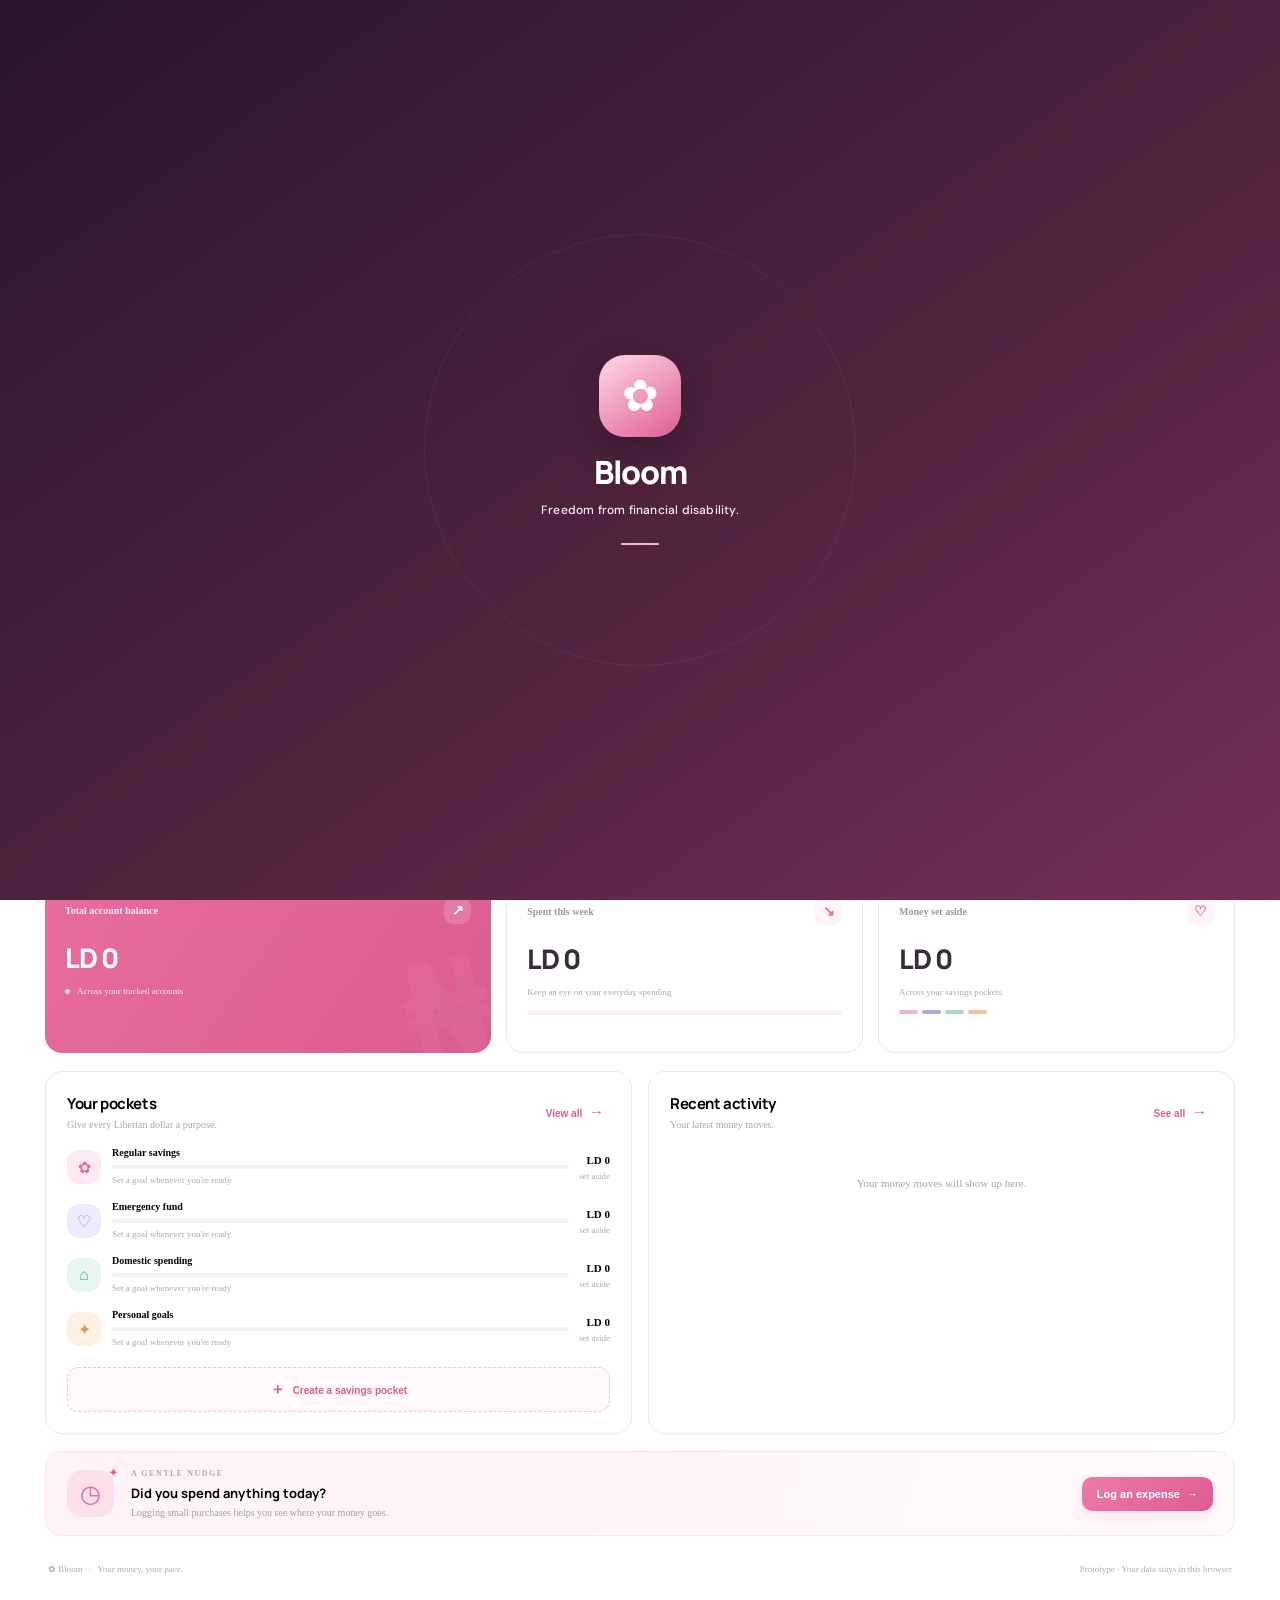
<file: index.html>
<!doctype html>
<html lang="en">
<head>
  <meta charset="utf-8">
  <meta name="viewport" content="width=device-width, initial-scale=1">
  <meta name="theme-color" content="#f7e9f0">
  <meta name="description" content="A personal money planner for tracking spending, savings pockets, and accounts.">
  <link rel="manifest" href="manifest.webmanifest">
  <link rel="icon" href="icon.svg" type="image/svg+xml">
  <title>Bloom — Freedom from financial disability</title>
  <link rel="preconnect" href="https://fonts.googleapis.com">
  <link rel="preconnect" href="https://fonts.gstatic.com" crossorigin>
  <link href="https://fonts.googleapis.com/css2?family=DM+Sans:wght@400;500;600;700&family=Manrope:wght@400;500;600;700;800&display=swap" rel="stylesheet">
  <link rel="stylesheet" href="styles.css">
</head>
<body>
  <div class="app-splash" id="appSplash" aria-label="Bloom app opening animation"><div class="app-splash-inner"><div class="app-splash-logo">✿</div><div class="app-splash-name">Bloom</div><div class="app-splash-tagline">Freedom from financial disability.</div><div class="app-splash-rule"></div></div></div>
  <div class="ambient ambient-one"></div><div class="ambient ambient-two"></div>
  <div class="app-shell">
    <aside class="sidebar">
      <a class="brand" href="#" aria-label="Bloom home"><span class="brand-mark">✿</span><span><b>Bloom</b><small>freedom from financial disability</small></span></a>
      <div class="side-label">WORKSPACE</div>
      <nav class="nav">
        <button class="nav-item active" data-view="overview"><span>◫</span> Overview</button>
        <button class="nav-item" data-view="transactions"><span>↕</span> Transactions</button>
        <button class="nav-item" data-view="pockets"><span>▣</span> Savings pockets</button>
        <button class="nav-item" data-view="accounts"><span>◉</span> My accounts</button>
        <button class="nav-item" data-view="reports"><span>▥</span> Reports</button>
        <button class="nav-item" data-view="reminders"><span>◷</span> Reminders</button>
      </nav>
      <div class="sidebar-bottom">
        <div class="mini-card">
          <div class="mini-spark">✦</div>
          <b>Small steps count.</b>
          <p>Your money habits grow one choice at a time.</p>
        </div>
        <button class="nav-item" data-view="settings"><span>⚙</span> Settings</button>
        <div class="profile"><div class="avatar">B</div><div><b>Your money space</b><small>Personal account</small></div><span class="dots">•••</span></div>
      </div>
    </aside>

    <main class="main">
      <header class="topbar">
        <div class="mobile-brand"><span class="brand-mark">✿</span><b>Bloom</b></div>
        <div class="breadcrumbs"><span>Workspace</span><span class="crumb-slash">/</span><b id="pageCrumb">Overview</b></div>
        <div class="top-actions"><span class="date-pill" id="todayLabel">Today</span><button class="icon-button" id="quickReminder" title="Quick reminder">◷</button><button class="primary-button" id="openAdd"><span>＋</span> Add transaction</button></div>
      </header>

      <section class="view active" id="view-overview">
        <div class="welcome-row">
          <div><div class="eyebrow"><span class="eyebrow-dot"></span> YOUR FINANCIAL RESET</div><h1>Make room for <em>more.</em></h1><p class="subhead">A little clarity today can make tomorrow feel lighter.</p></div>
          <div class="welcome-art"><div class="art-orbit orbit-a"></div><div class="art-orbit orbit-b"></div><div class="art-flower">✿</div><span class="art-leaf leaf-a">✦</span><span class="art-leaf leaf-b">✧</span></div>
        </div>
        <div class="summary-grid">
          <article class="summary-card balance-card"><div class="card-top"><span>Total account balance</span><span class="card-icon white-icon">↗</span></div><div class="big-money" id="totalBalance">LD 0</div><div class="card-foot"><span class="soft-dot"></span> Across your tracked accounts</div><div class="balance-decoration">₦</div></article>
          <article class="summary-card"><div class="card-top"><span>Spent this week</span><span class="card-icon">↘</span></div><div class="big-money dark-money" id="weekSpent">LD 0</div><div class="card-foot muted">Keep an eye on your everyday spending</div><div class="progress-track"><div class="progress-fill" id="spendingProgress"></div></div></article>
          <article class="summary-card"><div class="card-top"><span>Money set aside</span><span class="card-icon">♡</span></div><div class="big-money dark-money" id="totalSaved">LD 0</div><div class="card-foot muted">Across your savings pockets</div><div class="pocket-dots"><i></i><i></i><i></i><i></i></div></article>
        </div>

        <div class="content-grid">
          <section class="panel pockets-panel"><div class="section-heading"><div><h2>Your pockets</h2><p>Give every Liberian dollar a purpose.</p></div><button class="text-button" data-goto="pockets">View all <span>→</span></button></div><div id="pocketPreview" class="pocket-list"></div><button class="add-pocket-button" id="addPocketShortcut"><span>＋</span> Create a savings pocket</button></section>
          <section class="panel activity-panel"><div class="section-heading"><div><h2>Recent activity</h2><p>Your latest money moves.</p></div><button class="text-button" data-goto="transactions">See all <span>→</span></button></div><div id="recentTransactions" class="activity-list"></div></section>
        </div>
        <section class="panel reminder-banner"><div class="reminder-illustration"><span>◷</span><i>✦</i></div><div><div class="eyebrow">A GENTLE NUDGE</div><h3>Did you spend anything today?</h3><p>Logging small purchases helps you see where your money goes.</p></div><button class="primary-button" id="logExpenseFromBanner">Log an expense <span>→</span></button></section>
      </section>

      <section class="view" id="view-transactions">
        <div class="page-heading"><div><div class="eyebrow">YOUR MONEY, MADE CLEAR</div><h1>Transactions</h1><p class="subhead">Keep track of the money coming in and going out.</p></div><button class="primary-button" data-add="transaction">＋ Add transaction</button></div>
        <div class="panel"><div class="filters"><input id="transactionSearch" class="search-input" placeholder="⌕  Search transactions…" aria-label="Search transactions"><select id="transactionTypeFilter" aria-label="Filter transaction type"><option value="all">All activity</option><option value="expense">Expenses</option><option value="income">Income</option></select><select id="transactionCategoryFilter" aria-label="Filter category"><option value="all">All categories</option></select></div><div class="table-wrap"><table><thead><tr><th>TRANSACTION</th><th>CATEGORY</th><th>ACCOUNT</th><th>DATE</th><th class="right">AMOUNT</th><th></th></tr></thead><tbody id="transactionsTable"></tbody></table></div><div id="transactionsEmpty" class="empty-state hidden"><span>✿</span><h3>No transactions yet</h3><p>Add your first income or expense to get started.</p><button class="primary-button" data-add="transaction">＋ Add transaction</button></div></div>
      </section>

      <section class="view" id="view-pockets">
        <div class="page-heading"><div><div class="eyebrow">SAVE WITH A PURPOSE</div><h1>Savings pockets</h1><p class="subhead">Separate your plans, even when your money lives in one place.</p></div><button class="primary-button" id="createPocketButton">＋ New pocket</button></div>
        <div class="pocket-note"><span>✦</span><div><b>Pockets are your plan, not a separate bank account.</b><p>They help you earmark money. Update the pocket when you set money aside or use it.</p></div></div>
        <div class="pocket-grid" id="allPockets"></div>
      </section>

      <section class="view" id="view-accounts">
        <div class="page-heading"><div><div class="eyebrow">WHERE YOUR MONEY LIVES</div><h1>My accounts</h1><p class="subhead">Manually track cash and mobile money balances.</p></div><button class="primary-button" id="addAccountButton">＋ Add account</button></div>
        <div class="account-info"><span>◉</span><div><b>Balances are entered by you.</b><p>This prototype does not connect to Orange Money, Lonestar MTN Mobile Money, banks, or your SIM. Update the balances to match what you see on your phone or in your wallet.</p></div></div>
        <div class="account-grid" id="accountsGrid"></div>
      </section>

      <section class="view" id="view-reports">
        <div class="page-heading"><div><div class="eyebrow">NOTICE YOUR PATTERNS</div><h1>Money reports</h1><p class="subhead">A simple look at your weekly money habits.</p></div><select id="reportPeriod" class="period-select"><option value="week">This week</option><option value="month">This month</option><option value="all">All time</option></select></div>
        <div class="report-summary" id="reportSummary"></div>
        <div class="report-grid"><section class="panel"><div class="section-heading"><div><h2>Spending by category</h2><p>Which categories used the most?</p></div></div><div id="categoryChart" class="category-chart"></div></section><section class="panel"><div class="section-heading"><div><h2>Income vs. spending</h2><p>Keep more of what comes in.</p></div></div><div id="incomeExpenseBars" class="comparison-bars"></div></section></div>
      </section>

      <section class="view" id="view-reminders">
        <div class="page-heading"><div><div class="eyebrow">BUILD A SMALL HABIT</div><h1>Reminders</h1><p class="subhead">Gentle nudges to help you remember your spending.</p></div></div>
        <div class="reminder-settings panel"><div class="reminder-setting-head"><div class="reminder-big-icon">◷</div><div><h2>Daily money check-in</h2><p>Get a reminder to record breakfast, dinner, transport, data, or anything else you bought.</p></div><label class="switch"><input type="checkbox" id="remindersEnabled"><span></span></label></div><div class="setting-fields"><label>Reminder time<input type="time" id="reminderTime" value="20:00"></label><label>Check-in style<select id="reminderStyle"><option value="gentle">Gentle and encouraging</option><option value="direct">Short and direct</option></select></label></div><div class="permission-row"><div><b>Browser notifications</b><p id="notificationStatus">Notifications work only when this page is open in this prototype.</p></div><button class="outline-button" id="enableNotifications">Enable notifications</button></div><div class="divider"></div><div class="section-heading"><div><h2>Quick check-in</h2><p>Use this any time you remember a purchase.</p></div><button class="primary-button" id="quickCheckin">Start check-in →</button></div><div class="checkin-questions"><span>☕ Breakfast</span><span>🍲 Dinner</span><span>🚌 Transport</span><span>📱 Data</span><span>＋ Other</span></div></div>
        <div class="panel reminder-tip"><span>✧</span><div><b>No guilt, just information.</b><p>Missed a day? Start again today. The goal is to understand your money, not to be perfect.</p></div></div>
      </section>

      <section class="view" id="view-settings">
        <div class="page-heading"><div><div class="eyebrow">MAKE IT YOURS</div><h1>Settings</h1><p class="subhead">Choose how Bloom displays your money.</p></div></div>
        <div class="panel settings-panel"><label class="form-field">Display name<input id="displayName" placeholder="What should we call this space?"></label><label class="form-field">Currency<select id="currency"><option value="LD">Liberian dollars (LD)</option><option value="USD">US dollars (USD)</option></select></label><label class="form-field">Weekly spending guide (optional)<input id="weeklyBudget" type="number" min="0" placeholder="e.g. 1500"></label><p class="small-note">The currency setting changes how amounts are displayed; it does not convert values. Your information is stored in this browser on this device.</p><div class="settings-actions"><button class="primary-button" id="saveSettings">Save settings</button><button class="danger-button" id="resetApp">Reset all app data</button></div></div>
      </section>

      <footer class="app-footer"><span>✿ Bloom <span class="footer-dot">·</span> Your money, your pace.</span><span>Prototype · Your data stays in this browser</span></footer>
    </main>
  </div>

  <div class="modal-backdrop hidden" id="modalBackdrop">
    <section class="modal" role="dialog" aria-modal="true" aria-labelledby="modalTitle"><div class="modal-head"><div><div class="eyebrow" id="modalEyebrow">MONEY MOVES</div><h2 id="modalTitle">Add transaction</h2></div><button class="close-button" id="closeModal" aria-label="Close">×</button></div><form id="transactionForm"><div class="form-field"><label for="entryType">Type</label><div class="segmented" id="typeSegment"><button type="button" class="selected" data-type="expense">Expense</button><button type="button" data-type="income">Income</button></div><input type="hidden" id="entryType" value="expense"></div><div class="form-row"><label class="form-field">Amount (LD)<input id="entryAmount" type="number" min="1" step="1" required placeholder="e.g. 100"></label><label class="form-field">Date<input id="entryDate" type="date" required></label></div><label class="form-field">Description<input id="entryDescription" required maxlength="80" placeholder="e.g. Breakfast"></label><div class="form-row"><label class="form-field">Category<select id="entryCategory" required></select></label><label class="form-field">Account<select id="entryAccount" required></select></label></div><label class="form-field" id="pocketField">Pocket affected (optional)<select id="entryPocket"><option value="">Don't change a pocket</option></select><small>For expenses, choose a pocket if the spending should come out of that pocket's planned amount.</small></label><div class="modal-actions"><button type="button" class="outline-button" id="cancelModal">Cancel</button><button type="submit" class="primary-button">Save transaction <span>→</span></button></div></form></section>
  </div>

  <div class="modal-backdrop hidden" id="pocketModalBackdrop"><section class="modal" role="dialog" aria-modal="true" aria-labelledby="pocketModalTitle"><div class="modal-head"><div><div class="eyebrow">GIVE YOUR MONEY A JOB</div><h2 id="pocketModalTitle">Create a pocket</h2></div><button class="close-button" id="closePocketModal">×</button></div><form id="pocketForm"><label class="form-field">Pocket name<input id="pocketName" maxlength="40" required placeholder="e.g. Birthday gift"></label><div class="form-row"><label class="form-field">Starting amount (LD)<input id="pocketAmount" type="number" min="0" step="1" value="0" required></label><label class="form-field">Goal amount (LD)<input id="pocketGoal" type="number" min="0" step="1" placeholder="Optional"></label></div><label class="form-field">Choose a color<select id="pocketColor"><option value="pink">Rose</option><option value="purple">Lavender</option><option value="green">Sage</option><option value="orange">Peach</option><option value="blue">Sky</option></select></label><div class="modal-actions"><button type="button" class="outline-button" id="cancelPocketModal">Cancel</button><button class="primary-button" type="submit">Create pocket →</button></div></form></section></div>

  <div class="modal-backdrop hidden" id="accountModalBackdrop"><section class="modal" role="dialog" aria-modal="true" aria-labelledby="accountModalTitle"><div class="modal-head"><div><div class="eyebrow">TRACK YOUR BALANCE</div><h2 id="accountModalTitle">Add account</h2></div><button class="close-button" id="closeAccountModal">×</button></div><form id="accountForm"><label class="form-field">Account name<input id="accountName" required maxlength="40" placeholder="e.g. Orange Money"></label><label class="form-field">Account type<select id="accountType"><option value="cash">Physical cash</option><option value="mobile">Mobile money</option><option value="bank">Bank account</option><option value="other">Other</option></select></label><label class="form-field">Current balance (LD)<input id="accountBalance" type="number" min="0" step="1" value="0" required></label><div class="modal-actions"><button type="button" class="outline-button" id="cancelAccountModal">Cancel</button><button class="primary-button" type="submit">Add account →</button></div></form></section></div>

  <div class="toast" id="toast" role="status"></div>
  <script src="app.js"></script>
</body>
</html>
</file>
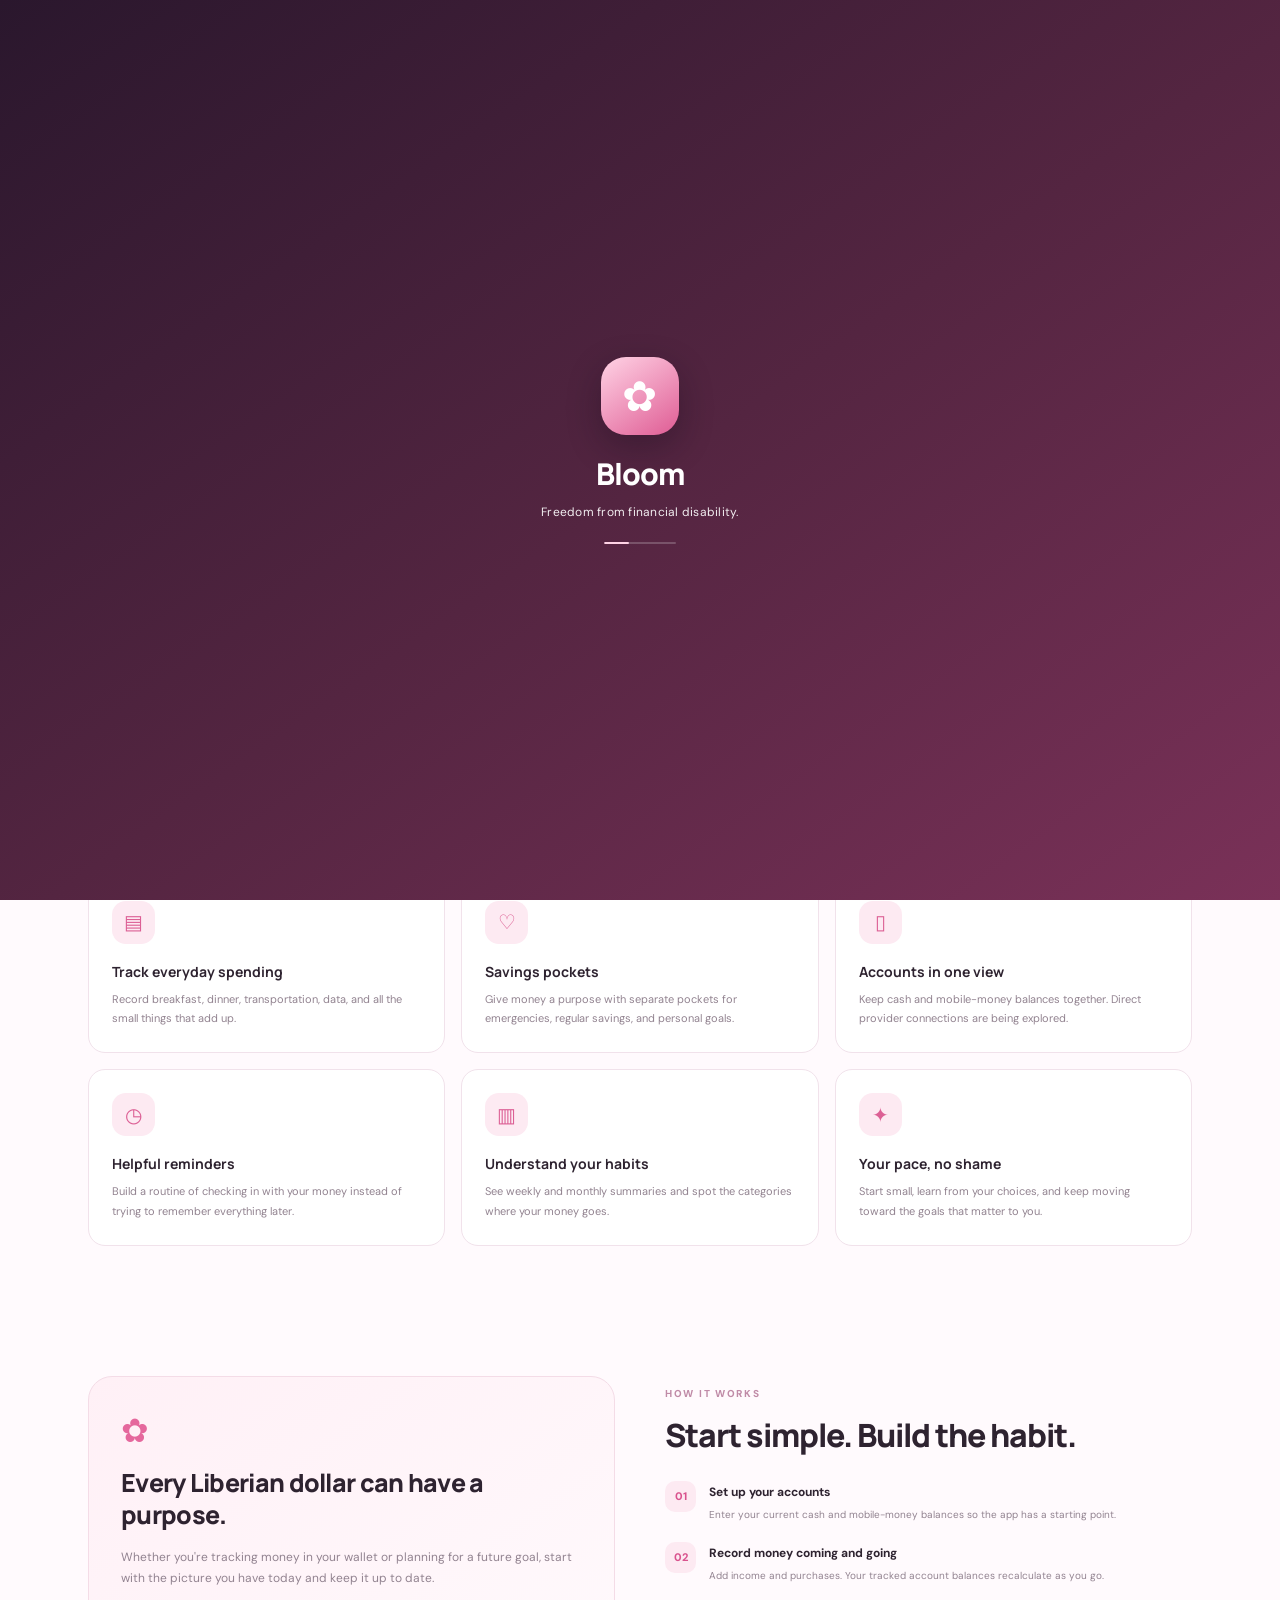
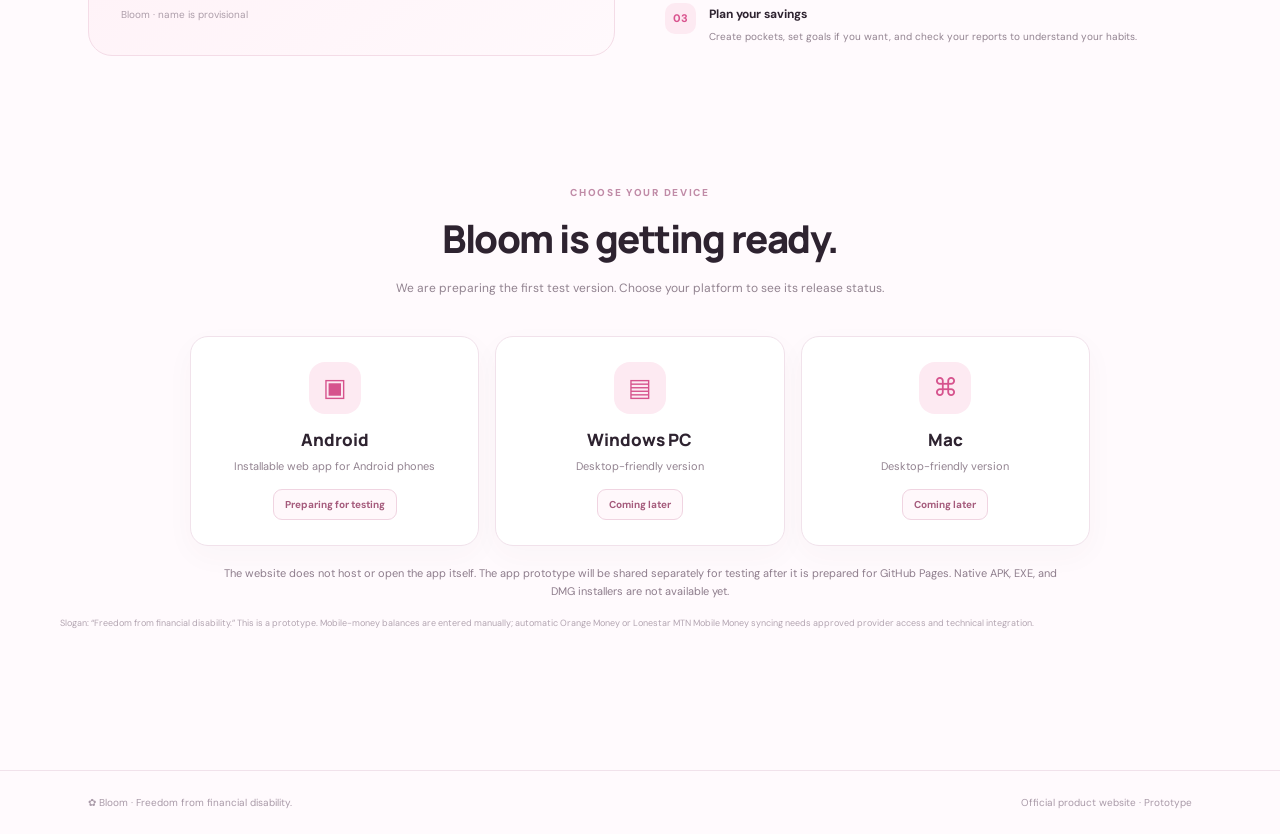
<file: bloom_project/website/index.html>
<!doctype html>
<html lang="en">
<head>
<meta charset="utf-8"><meta name="viewport" content="width=device-width, initial-scale=1">
<meta name="theme-color" content="#f9eaf1"><meta name="description" content="A calmer way to plan your money. Track spending, savings pockets, and your accounts in one place.">
<title>Bloom — Freedom from financial disability</title><link rel="preconnect" href="https://fonts.googleapis.com"><link href="https://fonts.googleapis.com/css2?family=DM+Sans:wght@400;500;600;700&family=Manrope:wght@400;500;600;700;800&display=swap" rel="stylesheet">
<style>
:root{--ink:#2e2330;--muted:#928390;--pink:#e5689d;--pink2:#d9508a;--bg:#fffafd;--line:#f1e2eb}*{box-sizing:border-box}body{margin:0;background:var(--bg);color:var(--ink);font-family:"DM Sans",sans-serif;overflow-x:hidden}.wrap{max-width:1160px;margin:auto;padding:0 28px}.nav{height:82px;display:flex;align-items:center;justify-content:space-between}.brand{display:flex;gap:10px;align-items:center;color:var(--ink);text-decoration:none;font-family:Manrope;font-size:20px;font-weight:800}.logo{display:grid;place-items:center;width:39px;height:39px;border-radius:13px;color:white;font-size:24px;background:linear-gradient(140deg,#f6a9c7,#df5c94);box-shadow:0 7px 20px #e879a533}.navlinks{display:flex;gap:25px;align-items:center}.navlinks a{font-size:12px;color:#928390;text-decoration:none}.navlinks a:hover{color:var(--pink2)}.btn{display:inline-flex;align-items:center;justify-content:center;gap:9px;padding:13px 18px;border-radius:11px;text-decoration:none;font-size:12px;font-weight:700;transition:.2s}.btn-primary{background:linear-gradient(130deg,#eb7ba8,#d9518b);color:#fff;box-shadow:0 9px 20px #e879a433}.btn-primary:hover{transform:translateY(-2px);box-shadow:0 13px 25px #e879a44a}.btn-quiet{color:#d5558f;border:1px solid #f0cbdc;background:#fff}.hero{display:grid;grid-template-columns:1.05fr .95fr;align-items:center;gap:50px;min-height:580px;padding:45px 0 70px;position:relative;isolation:isolate}.hero::before{content:"";position:absolute;z-index:-2;inset:0 -5vw;border-radius:30px;background:linear-gradient(120deg,#30152f,#7e2858 42%,#e5689d 100%);opacity:.07;overflow:hidden}.motion-backdrop{position:absolute;z-index:-1;inset:-10px -4vw;overflow:hidden;pointer-events:none;opacity:.95;border-radius:30px;background:linear-gradient(125deg,#fff3f8 0%,#f9e7f1 42%,#f2e9fb 100%)}.motion-backdrop::before,.motion-backdrop::after{content:"";position:absolute;width:42vw;height:42vw;max-width:480px;max-height:480px;border-radius:50%;filter:blur(22px);opacity:.42;animation:softGlow 24s ease-in-out infinite alternate}.motion-backdrop::before{top:-25%;left:-8%;background:radial-gradient(circle,#f4a4c6 0%,#f4a4c600 72%)}.motion-backdrop::after{right:-8%;bottom:-35%;background:radial-gradient(circle,#c6a4e7 0%,#c6a4e700 72%);animation-delay:-12s}.hero-copy,.visual{position:relative}.hero-copy{background:#fffafdcc;backdrop-filter:blur(2px);border-radius:22px;padding:10px 0}.platform-grid{display:grid;grid-template-columns:repeat(3,minmax(0,1fr));gap:16px;margin:0 auto 18px;max-width:900px}.platform-card{background:#fff;border:1px solid var(--line);border-radius:18px;padding:25px;text-align:center;box-shadow:0 10px 30px #57304d08}.platform-icon{width:52px;height:52px;border-radius:16px;background:#fdeaf2;color:#d6538d;display:grid;place-items:center;font-size:25px;margin:0 auto 14px}.platform-card h3{font:800 17px Manrope;margin:0 0 8px}.platform-card p{font-size:11px;color:var(--muted);margin:0 0 16px}.platform-status{display:inline-block;border:1px solid #f0d4e1;background:#fff8fb;border-radius:9px;padding:8px 11px;color:#a55b7c;font-size:10px;font-weight:700}.download-note{max-width:850px;margin:15px auto;color:#8e7d8c;font-size:11px;line-height:1.7;text-align:center}@media(max-width:780px){.platform-grid{grid-template-columns:1fr}.platform-card{padding:20px}}.btn-disabled{opacity:.78;cursor:not-allowed}.splash{position:fixed;inset:0;z-index:9999;display:grid;place-items:center;background:linear-gradient(145deg,#2a172d 0%,#542541 52%,#7a3158 100%);color:white;transition:opacity .45s ease,visibility .45s ease}.splash.hidden{opacity:0;visibility:hidden;pointer-events:none}.splash-inner{text-align:center;animation:splashRise .7s ease-out both}.splash-logo{width:78px;height:78px;display:grid;place-items:center;margin:0 auto 18px;border-radius:25px;background:linear-gradient(145deg,#ffd3e5,#df5c94);box-shadow:0 12px 34px #140b1b55;color:#fff;font-size:42px}.splash-name{font:800 30px Manrope,sans-serif;letter-spacing:-1px}.splash-tagline{font-size:12px;letter-spacing:.25px;opacity:.92;margin-top:10px}.splash-loader{width:72px;height:2px;margin:22px auto 0;border-radius:9px;background:#ffffff35;overflow:hidden}.splash-loader::after{content:"";display:block;width:35%;height:100%;background:#ffd3e5;border-radius:9px;animation:loadLine 2s ease-in-out infinite}.eyebrow{font-size:10px;letter-spacing:1.7px;color:#c08ba7;font-weight:800}.dot{display:inline-block;width:6px;height:6px;background:#e5689d;border-radius:50%;margin-right:8px}h1,h2,h3,p{margin-top:0}h1{font:800 clamp(42px,5.5vw,68px)/1.07 Manrope,sans-serif;letter-spacing:-3px;margin:20px 0}.accent{color:var(--pink)}.lead{font-size:15px;color:var(--muted);line-height:1.8;max-width:465px}.hero-actions{display:flex;gap:12px;flex-wrap:wrap;margin:28px 0 20px}.micro{font-size:10px;color:#ad9eaa}.visual{min-height:430px;position:relative;display:grid;place-items:center}.halo{position:absolute;width:390px;height:390px;border-radius:50%;background:radial-gradient(circle,#fce6ef 0%,#fff3f8 50%,#fffafd 72%);animation:pulse 5s ease-in-out infinite}.orbit{position:absolute;border:1px solid #f0c9dc;border-radius:50%;width:360px;height:210px;transform:rotate(-28deg)}.orbit.two{width:280px;height:390px;transform:rotate(34deg);border-color:#f4dce7}.flower{position:absolute;top:42px;right:35px;font-size:36px;color:#e9a2bf;animation:float 4s ease-in-out infinite}.float-card{position:absolute;background:#fff;border:1px solid #f1e3eb;border-radius:18px;box-shadow:0 18px 45px #57304d12;padding:18px;animation:float 5s ease-in-out infinite}.money-card{width:265px;top:95px;left:10px;transform:rotate(-4deg)}.card-label{font-size:10px;color:#a899a7}.card-money{font:800 28px Manrope;letter-spacing:-1px;margin:12px 0;color:#352637}.pill{font-size:9px;background:#eaf7ef;color:#589b77;padding:6px 8px;border-radius:8px}.pocket-card{width:225px;right:0;bottom:70px;animation-delay:1s}.pocket-line{display:flex;align-items:center;gap:9px;margin:12px 0}.pocket-icon{width:29px;height:29px;border-radius:10px;background:#fdeaf2;color:#dc6095;display:grid;place-items:center}.pocket-line b{font-size:10px}.pocket-line small{display:block;color:#aa9ba8;font-size:9px;margin-top:4px}.mini-bars{display:flex;align-items:end;gap:7px;height:72px;margin-top:16px}.mini-bars span{flex:1;background:linear-gradient(#f3a7c4,#df6599);border-radius:7px 7px 2px 2px;animation:grow 1.3s ease both;transform-origin:bottom}.mini-bars span:nth-child(1){height:36%}.mini-bars span:nth-child(2){height:63%;animation-delay:.12s}.mini-bars span:nth-child(3){height:47%;animation-delay:.2s}.mini-bars span:nth-child(4){height:86%;animation-delay:.28s}.mini-bars span:nth-child(5){height:70%;animation-delay:.36s}.floating-note{position:absolute;left:0;bottom:56px;padding:12px 15px;background:#fff;border:1px solid #f1e3eb;border-radius:13px;font-size:10px;color:#8f7d8c;box-shadow:0 12px 30px #57304d0c;animation:float 4.5s ease-in-out infinite}.floating-note b{color:#d85590}.section{padding:65px 0}.section-heading{text-align:center;max-width:600px;margin:0 auto 36px}.section-heading h2{font:800 clamp(28px,3vw,39px) Manrope;letter-spacing:-1.5px;margin:13px 0}.section-heading p{font-size:12px;line-height:1.8;color:var(--muted)}.features{display:grid;grid-template-columns:repeat(3,1fr);gap:16px}.feature{background:#fff;border:1px solid var(--line);border-radius:17px;padding:23px;transition:.25s}.feature:hover{transform:translateY(-5px);box-shadow:0 16px 35px #57304d0c}.feature-icon{width:43px;height:43px;border-radius:14px;background:#fdeaf2;color:#dc6095;display:grid;place-items:center;font-size:20px;margin-bottom:18px}.feature h3{font:700 14px Manrope;margin-bottom:9px}.feature p{font-size:11px;line-height:1.8;color:var(--muted);margin:0}.split{display:grid;grid-template-columns:1fr 1fr;gap:50px;align-items:center}.quote-card{background:linear-gradient(145deg,#fff0f6,#fff9fc);border:1px solid #f4dce7;border-radius:24px;padding:32px}.quote-card .big-symbol{font-size:33px;color:#e5689d}.quote-card h3{font:800 25px/1.3 Manrope;letter-spacing:-.7px;margin:15px 0}.quote-card p{font-size:12px;color:var(--muted);line-height:1.8}.steps{display:grid;gap:19px}.step{display:flex;gap:13px;align-items:flex-start}.step-num{width:31px;height:31px;border-radius:10px;background:#fdeaf2;color:#d9538e;display:grid;place-items:center;font-weight:800;font-size:11px;flex-shrink:0}.step b{font-size:12px;display:block;margin:3px 0 6px}.step p{font-size:10px;color:var(--muted);line-height:1.7;margin:0}.cta{padding:48px;border-radius:24px;background:linear-gradient(120deg,#fbe5ef,#fff4f8);border:1px solid #f4dce7;display:flex;align-items:center;justify-content:space-between;gap:25px}.cta h2{font:800 30px Manrope;letter-spacing:-1px;margin:12px 0}.cta p{font-size:11px;color:var(--muted);margin:0}.footer{border-top:1px solid var(--line);padding:25px 0;margin-top:65px;color:#a99aa8;font-size:10px}.footer-inner{display:flex;justify-content:space-between;gap:12px}.footer a{color:#d5558f;text-decoration:none}.small-print{font-size:9px;color:#b3a5b1;line-height:1.7;margin-top:10px}@keyframes softGlow{from{transform:translate3d(-2%,0,0) scale(.96)}to{transform:translate3d(3%,2%,0) scale(1.04)}}@keyframes splashRise{from{opacity:0;transform:translateY(18px) scale(.96)}to{opacity:1;transform:translateY(0) scale(1)}}@keyframes loadLine{from{transform:translateX(-110%)}to{transform:translateX(240%)}}@keyframes float{0%,100%{translate:0 0}50%{translate:0 -9px}}@keyframes pulse{0%,100%{transform:scale(1)}50%{transform:scale(1.035)}}@keyframes grow{from{transform:scaleY(.2)}to{transform:scaleY(1)}}@media(max-width:780px){.wrap{padding:0 19px}.nav{height:70px}.navlinks a:not(.btn){display:none}.hero{grid-template-columns:1fr;gap:0;padding:45px 0 35px;min-height:auto}.hero-copy{text-align:center}.lead{margin:auto}.hero-actions{justify-content:center}.visual{min-height:380px;max-width:470px;width:100%;margin:auto}.halo{width:300px;height:300px}.orbit{width:290px;height:170px}.orbit.two{width:225px;height:320px}.money-card{left:0;top:80px;width:230px}.pocket-card{right:0;bottom:50px;width:200px}.floating-note{bottom:32px}.features{grid-template-columns:1fr}.split{grid-template-columns:1fr;gap:25px}.section{padding:45px 0}.cta{padding:28px;display:block}.cta .btn{margin-top:20px}.footer-inner{flex-direction:column}}@media(prefers-reduced-motion:reduce){*,*::before,*::after{animation-duration:.01ms!important;animation-iteration-count:1!important;transition-duration:.01ms!important}}
</style>
</head>
<body>
<div class="splash" id="siteSplash" aria-label="Bloom opening animation"><div class="splash-inner"><div class="splash-logo">✿</div><div class="splash-name">Bloom</div><div class="splash-tagline">Freedom from financial disability.</div><div class="splash-loader"></div></div></div>
<header class="wrap nav"><a class="brand" href="#"><span class="logo">✿</span><span>Bloom</span></a><nav class="navlinks"><a href="#features">Features</a><a href="#how">How it works</a><a href="#download" class="btn btn-primary">Get the app ↗</a></nav></header>
<main>
<section class="wrap hero"><div class="motion-backdrop" aria-hidden="true"></div><div class="hero-copy"><div class="eyebrow"><span class="dot"></span>A CALMER WAY TO MANAGE MONEY</div><h1>Make room for <span class="accent">more.</span></h1><p class="lead">Know what comes in, where it goes, and what you're saving toward. One clear money space for your everyday life.</p><div class="hero-actions"><a class="btn btn-primary" href="#download">Download the app <span>↓</span></a><a class="btn btn-quiet" href="#features">Explore features</a></div><div class="micro">Built for simple, mindful money habits · Liberian dollar support</div></div>
<div class="visual" aria-label="Illustration of a money dashboard"><div class="halo"></div><div class="orbit"></div><div class="orbit two"></div><div class="flower">✧</div><div class="float-card money-card"><div class="card-label">Your money at a glance</div><div class="card-money">LD 2,450</div><span class="pill">✦ Every step counts</span><div class="mini-bars"><span></span><span></span><span></span><span></span><span></span></div></div><div class="float-card pocket-card"><div class="card-label">Your savings pockets</div><div class="pocket-line"><span class="pocket-icon">♡</span><div><b>Emergency fund</b><small>Build your cushion</small></div></div><div class="pocket-line"><span class="pocket-icon">✿</span><div><b>Regular savings</b><small>One step at a time</small></div></div></div><div class="floating-note">Small money habits. <b>More clarity.</b></div></div></section>
<section class="section" id="features"><div class="wrap"><div class="section-heading"><div class="eyebrow">MADE FOR REAL LIFE</div><h2>Your money deserves a plan.</h2><p>Less guessing, more clarity. Keep everyday spending and bigger goals in one simple place.</p></div><div class="features">
<article class="feature"><div class="feature-icon">▤</div><h3>Track everyday spending</h3><p>Record breakfast, dinner, transportation, data, and all the small things that add up.</p></article>
<article class="feature"><div class="feature-icon">♡</div><h3>Savings pockets</h3><p>Give money a purpose with separate pockets for emergencies, regular savings, and personal goals.</p></article>
<article class="feature"><div class="feature-icon">▯</div><h3>Accounts in one view</h3><p>Keep cash and mobile-money balances together. Direct provider connections are being explored.</p></article>
<article class="feature"><div class="feature-icon">◷</div><h3>Helpful reminders</h3><p>Build a routine of checking in with your money instead of trying to remember everything later.</p></article>
<article class="feature"><div class="feature-icon">▥</div><h3>Understand your habits</h3><p>See weekly and monthly summaries and spot the categories where your money goes.</p></article>
<article class="feature"><div class="feature-icon">✦</div><h3>Your pace, no shame</h3><p>Start small, learn from your choices, and keep moving toward the goals that matter to you.</p></article>
</div></div></section>
<section class="section" id="how"><div class="wrap split"><div class="quote-card"><div class="big-symbol">✿</div><h3>Every Liberian dollar can have a purpose.</h3><p>Whether you're tracking money in your wallet or planning for a future goal, start with the picture you have today and keep it up to date.</p><span class="micro">Bloom · name is provisional</span></div><div><div class="eyebrow">HOW IT WORKS</div><h2 style="font:800 32px Manrope;letter-spacing:-1px;margin:13px 0 24px">Start simple. Build the habit.</h2><div class="steps"><div class="step"><span class="step-num">01</span><div><b>Set up your accounts</b><p>Enter your current cash and mobile-money balances so the app has a starting point.</p></div></div><div class="step"><span class="step-num">02</span><div><b>Record money coming and going</b><p>Add income and purchases. Your tracked account balances recalculate as you go.</p></div></div><div class="step"><span class="step-num">03</span><div><b>Plan your savings</b><p>Create pockets, set goals if you want, and check your reports to understand your habits.</p></div></div></div></div></div></section>
<section class="section wrap" id="download"><div class="section-heading"><div class="eyebrow">CHOOSE YOUR DEVICE</div><h2>Bloom is getting ready.</h2><p>We are preparing the first test version. Choose your platform to see its release status.</p></div><div class="platform-grid"><article class="platform-card"><div class="platform-icon">▣</div><h3>Android</h3><p>Installable web app for Android phones</p><span class="platform-status">Preparing for testing</span></article><article class="platform-card"><div class="platform-icon">▤</div><h3>Windows PC</h3><p>Desktop-friendly version</p><span class="platform-status">Coming later</span></article><article class="platform-card"><div class="platform-icon">⌘</div><h3>Mac</h3><p>Desktop-friendly version</p><span class="platform-status">Coming later</span></article></div><p class="download-note">The website does not host or open the app itself. The app prototype will be shared separately for testing after it is prepared for GitHub Pages. Native APK, EXE, and DMG installers are not available yet.</p><p class="small-print">Slogan: “Freedom from financial disability.” This is a prototype. Mobile-money balances are entered manually; automatic Orange Money or Lonestar MTN Mobile Money syncing needs approved provider access and technical integration.</p></section>
</main>
<footer class="footer"><div class="wrap footer-inner"><span>✿ Bloom · Freedom from financial disability.</span><span>Official product website · Prototype</span></div></footer>
<script>
(function(){const splash=document.getElementById("siteSplash");if(!splash)return;window.setTimeout(()=>splash.classList.add("hidden"),2100);})();
</script>
</body></html>
</file>
<file: styles.css>
/* Animated launch screen */
.app-splash{position:fixed;inset:0;z-index:9999;display:grid;place-items:center;overflow:hidden;background:linear-gradient(145deg,#28162d 0%,#51233f 56%,#733055 100%);color:#fff;transition:opacity .45s ease,visibility .45s ease}.app-splash::before{content:"";position:absolute;width:min(78vw,430px);height:min(78vw,430px);border:1px solid #ffffff12;border-radius:50%;opacity:.8}.app-splash.hidden{opacity:0;visibility:hidden;pointer-events:none}.app-splash-inner{position:relative;z-index:1;text-align:center;animation:appSplashIn .7s ease-out both}.app-splash-logo{width:82px;height:82px;margin:0 auto 18px;border-radius:26px;display:grid;place-items:center;font-size:44px;background:linear-gradient(145deg,#ffd9e8,#df5c94);box-shadow:0 12px 34px #160b1d55}.app-splash-name{font:800 32px/1.1 Manrope,sans-serif;letter-spacing:-1px}.app-splash-tagline{max-width:270px;margin:11px auto 0;font:500 12px/1.6 "DM Sans",sans-serif;letter-spacing:.2px;color:#fff0f7}.app-splash-rule{width:38px;height:2px;border-radius:2px;background:#f5b8d1;margin:23px auto 0;animation:ruleIn 1.1s ease-out both}@keyframes appSplashIn{from{opacity:0;transform:translateY(10px)}to{opacity:1;transform:translateY(0)}}@keyframes ruleIn{from{opacity:0;transform:scaleX(.3)}to{opacity:1;transform:scaleX(1)}}@media(prefers-reduced-motion:reduce){.app-splash-inner,.app-splash-rule{animation-duration:.01ms!important;animation-iteration-count:1!important;transition-duration:.01ms!important}}
.eyebrow{font-size:9px;letter-spacing:1.5px;font-weight:800;color:#b2a3b0}.side-label{padding:0 12px 12px}.nav{display:grid;gap:5px}.nav-item{border:0;background:transparent;color:#8c818f;text-align:left;display:flex;align-items:center;gap:13px;padding:12px 13px;border-radius:12px;font-size:12px;font-weight:600;transition:background .2s,color .2s,transform .2s}.nav-item span{font-size:17px;width:20px;text-align:center;color:#b5a5b4}.nav-item:hover{background:#fff2f7;color:var(--rose-dark);transform:translateX(2px)}.nav-item.active{background:#fdeaf2;color:#d94f8b;box-shadow:inset 3px 0 #e86b9d}.nav-item.active span{color:#e56b9d}.sidebar-bottom{margin-top:auto}.mini-card{margin:20px 3px 20px;padding:17px 15px;border-radius:16px;background:linear-gradient(145deg,#fff1f7,#fff9fc);border:1px solid #f9e6ef}.mini-spark{color:#e66d9e;font-size:21px;margin-bottom:9px}.mini-card b{font-size:12px}.mini-card p{font-size:10px;line-height:1.6;color:#9d8e9a;margin:6px 0 0}.profile{display:flex;align-items:center;gap:9px;border-top:1px solid var(--line);padding:18px 5px 0;margin-top:14px}.avatar{width:31px;height:31px;border-radius:11px;background:#f8dce8;color:#d9558c;display:grid;place-items:center;font-weight:800}.profile b{display:block;font-size:10px}.profile small{display:block;font-size:9px;color:#a79ba6;margin-top:3px}.dots{margin-left:auto;color:#b6a9b5;letter-spacing:2px}.main{flex:1;min-width:0;padding:0 37px 22px}.topbar{height:79px;display:flex;align-items:center;justify-content:space-between;border-bottom:1px solid #f0e8ef;gap:15px}.breadcrumbs{font-size:11px;color:#b3a7b2;display:flex;gap:10px;align-items:center}.breadcrumbs b{font-weight:700;color:#6d606f}.crumb-slash{color:#d6cbd4}.top-actions{display:flex;align-items:center;gap:12px}.date-pill{font-size:10px;color:#a092a0;background:#fff;border:1px solid #f0e6ed;padding:9px 12px;border-radius:9px}.icon-button{border:1px solid #f0e5ec;background:#fff;width:35px;height:35px;border-radius:11px;color:#d85c92;font-size:17px}.primary-button{border:0;background:linear-gradient(135deg,#ec7aa7,#df5c94);color:#fff;border-radius:10px;padding:11px 15px;font-size:11px;font-weight:700;box-shadow:0 6px 14px #e878a42a;transition:transform .2s,box-shadow .2s}.primary-button:hover{transform:translateY(-1px);box-shadow:0 9px 19px #e878a442}.primary-button span{margin-left:4px}.mobile-brand{display:none}.view{display:none;animation:fadeIn .32s ease}.view.active{display:block}@keyframes fadeIn{from{opacity:0;transform:translateY(6px)}to{opacity:1;transform:translateY(0)}}.welcome-row{display:flex;justify-content:space-between;align-items:center;min-height:170px;padding:14px 10px 4px 3px;overflow:hidden}.eyebrow{color:#c09eaf;margin-bottom:12px}.eyebrow-dot{display:inline-block;width:5px;height:5px;border-radius:50%;background:#e978a7;margin-right:6px;vertical-align:middle}h1,h2,h3,p{margin-top:0}h1{font-family:Manrope,sans-serif;font-size:34px;letter-spacing:-1.6px;margin-bottom:8px;font-weight:800}h1 em{color:#e36a9d;font-style:normal}.subhead{font-size:12px;color:#a094a0;margin:0;line-height:1.7}.welcome-art{width:195px;height:150px;position:relative;display:grid;place-items:center;margin-right:16px}.art-orbit{position:absolute;border:1px solid #f1cbdc;border-radius:50%;transform:rotate(-25deg)}.orbit-a{width:164px;height:104px}.orbit-b{width:120px;height:142px;transform:rotate(35deg);border-color:#f5dbe6}.art-flower{height:87px;width:87px;display:grid;place-items:center;border-radius:50%;font-size:61px;color:#fff;background:radial-gradient(circle at 32% 25%,#f9c7dc,#e978a7 75%);box-shadow:0 13px 28px #e878a443;animation:float 4s ease-in-out infinite}.art-leaf{position:absolute;color:#d98bb0;font-size:24px;animation:float 3.2s ease-in-out infinite}.leaf-a{top:15px;right:29px}.leaf-b{bottom:15px;left:27px;animation-delay:1s}@keyframes float{0%,100%{transform:translateY(0) rotate(0)}50%{transform:translateY(-7px) rotate(5deg)}}.summary-grid{display:grid;grid-template-columns:1.25fr 1fr 1fr;gap:15px}.summary-card{background:#fff;border:1px solid #f0e7ee;border-radius:17px;padding:20px 20px 17px;min-height:137px;position:relative;overflow:hidden;box-shadow:var(--shadow)}.balance-card{background:linear-gradient(125deg,#e86c9d,#db5c91);border:0;color:#fff}.card-top{display:flex;align-items:center;justify-content:space-between;color:#a194a2;font-size:10px;font-weight:600;position:relative;z-index:1}.balance-card .card-top{color:#ffeaf3}.card-icon{display:grid;place-items:center;width:27px;height:27px;border-radius:9px;background:#fff4f8;color:#e16a9b;font-size:14px}.white-icon{color:#fff;background:#ffffff2b}.big-money{font-family:Manrope,sans-serif;font-size:27px;font-weight:800;letter-spacing:-1px;margin:15px 0 10px;position:relative;z-index:1}.dark-money{color:#3a2d3b}.card-foot{font-size:9px;display:flex;align-items:center;gap:7px;position:relative;z-index:1}.balance-card .card-foot{color:#ffe9f2}.soft-dot{width:5px;height:5px;background:#ffd3e4;border-radius:50%}.muted{color:#b0a4b0}.balance-decoration{position:absolute;right:5px;bottom:-45px;font-size:130px;color:#ffffff0c;font-family:Manrope;font-weight:800;transform:rotate(-12deg)}.progress-track{height:4px;background:#f8edf3;border-radius:5px;margin-top:14px;overflow:hidden}.progress-fill{height:100%;width:0;background:#e879a6;border-radius:5px;transition:width .3s}.pocket-dots{display:flex;gap:4px;margin-top:13px}.pocket-dots i{width:19px;height:4px;border-radius:5px;background:#edb4cd}.pocket-dots i:nth-child(2){background:#b8a4e9}.pocket-dots i:nth-child(3){background:#acd5bf}.pocket-dots i:nth-child(4){background:#f0c39f}.content-grid{display:grid;grid-template-columns:1fr 1fr;gap:16px;margin-top:18px}.panel{background:#fff;border:1px solid #f0e7ee;border-radius:17px;padding:21px;box-shadow:var(--shadow);min-width:0}.section-heading{display:flex;justify-content:space-between;align-items:center;gap:12px;margin-bottom:17px}.section-heading h2,.reminder-setting-head h2{font-family:Manrope,sans-serif;font-size:15px;letter-spacing:-.4px;margin:0 0 5px}.section-heading p{font-size:10px;color:#afa2ae;margin:0}.text-button{border:0;background:transparent;color:#dc5d94;font-size:10px;font-weight:700;white-space:nowrap}.text-button span{font-size:15px;margin-left:4px}.pocket-list{display:grid;gap:14px}.pocket-row{display:grid;grid-template-columns:35px minmax(0,1fr) auto;align-items:center;gap:10px}.pocket-symbol{width:34px;height:34px;border-radius:12px;display:grid;place-items:center;font-size:16px}.pocket-symbol.pink{background:#fdeaf2;color:#e36c9d}.pocket-symbol.purple{background:#f0eaff;color:#9c83d5}.pocket-symbol.green{background:#e9f6ef;color:#5da884}.pocket-symbol.orange{background:#fff0e4;color:#d9955c}.pocket-symbol.blue{background:#eaf3fd;color:#6c9ed0}.pocket-meta{min-width:0}.pocket-meta b{font-size:10px;display:block;margin-bottom:7px}.pocket-meta small{color:#b0a4b0;font-size:9px}.pocket-amount{text-align:right;font-size:11px;font-weight:800}.pocket-amount small{display:block;font-size:9px;font-weight:500;color:#b0a4b0;margin-top:5px}.pocket-progress{height:4px;background:#f7eef3;border-radius:5px;margin-top:7px;overflow:hidden}.pocket-progress span{display:block;height:100%;background:#e77ba6;border-radius:5px}.add-pocket-button{border:1px dashed #efc5d8;background:#fff9fc;color:#d75d92;width:100%;padding:12px;border-radius:11px;margin-top:18px;font-size:10px;font-weight:700}.add-pocket-button span{font-size:15px;margin-right:5px}.activity-list{display:grid}.activity-row{display:grid;grid-template-columns:35px minmax(0,1fr) auto;gap:10px;align-items:center;padding:10px 0;border-bottom:1px solid #f7f1f5}.activity-row:first-child{padding-top:1px}.activity-row:last-child{border-bottom:0;padding-bottom:0}.activity-icon{width:34px;height:34px;border-radius:11px;background:#fbf1f6;display:grid;place-items:center;color:#dd75a0;font-size:15px}.activity-copy b{display:block;font-size:10px;white-space:nowrap;overflow:hidden;text-overflow:ellipsis}.activity-copy small{display:block;font-size:9px;color:#b1a4b0;margin-top:4px}.activity-amount{font-size:10px;font-weight:800;text-align:right}.negative{color:#d85d8e}.positive{color:#5a9e7c}.empty-inline{font-size:11px;color:#ad9fac;text-align:center;padding:30px 10px}.reminder-banner{margin-top:17px;background:linear-gradient(110deg,#fff3f8,#fffafc);border-color:#f8e6ef;display:flex;align-items:center;gap:17px;padding:17px 21px}.reminder-illustration{width:47px;height:47px;flex-shrink:0;background:#fbe0eb;color:#df679b;border-radius:15px;display:grid;place-items:center;font-size:24px;position:relative}.reminder-illustration i{position:absolute;font-style:normal;right:-5px;top:-5px;font-size:13px}.reminder-banner>div:nth-child(2){flex:1}.reminder-banner .eyebrow{font-size:8px;margin-bottom:6px}.reminder-banner h3{font-family:Manrope;font-size:13px;margin:0 0 5px}.reminder-banner p{font-size:10px;color:#a79aa6;margin:0}.reminder-banner .primary-button{white-space:nowrap}.page-heading{display:flex;align-items:center;justify-content:space-between;gap:20px;padding:32px 3px 22px}.page-heading h1{font-size:29px;margin-bottom:7px}.page-heading .eyebrow{margin-bottom:9px}.filters{display:flex;gap:10px;padding-bottom:17px;border-bottom:1px solid #f2eaf0}.search-input{flex:1;min-width:100px}.filters input,.filters select,.period-select{border:1px solid #efe5ed;border-radius:9px;padding:10px 12px;background:#fff;color:#756977;font-size:10px}.filters select{min-width:140px}.table-wrap{overflow-x:auto}table{width:100%;border-collapse:collapse;white-space:nowrap}th{text-align:left;color:#b1a4b0;font-size:8px;letter-spacing:1px;font-weight:800;padding:15px 9px}td{padding:13px 9px;border-top:1px solid #f6f0f4;font-size:10px;color:#8f8290}td:first-child{color:#3d3140;font-weight:700}.right{text-align:right}td:last-child{text-align:right}.delete-transaction{border:0;background:transparent;color:#c5b5c2;font-size:16px;padding:2px 5px}.delete-transaction:hover{color:#dc5d94}.table-tag{font-size:9px;background:#fbf0f5;color:#d46a96;padding:5px 8px;border-radius:7px}.empty-state{text-align:center;padding:38px 15px}.empty-state>span{font-size:28px;color:#e879a6}.empty-state h3{font-size:14px;margin:9px 0 6px}.empty-state p{font-size:10px;color:#a99ca8}.hidden{display:none!important}.pocket-note,.account-info{display:flex;gap:12px;align-items:flex-start;padding:15px 17px;border-radius:13px;background:#fff4f8;border:1px solid #f7e2ec;margin-bottom:19px}.pocket-note>span,.account-info>span{font-size:20px;color:#e36b9e}.pocket-note b,.account-info b{font-size:11px}.pocket-note p,.account-info p{font-size:10px;color:#a496a3;line-height:1.6;margin:5px 0 0}.pocket-grid,.account-grid{display:grid;grid-template-columns:repeat(2,minmax(0,1fr));gap:15px}.pocket-card{border:1px solid #f0e7ee;background:#fff;border-radius:17px;padding:20px;box-shadow:var(--shadow);position:relative;overflow:hidden}.pocket-card-top{display:flex;justify-content:space-between;align-items:center}.pocket-card .pocket-symbol{width:42px;height:42px;font-size:20px}.pocket-actions{display:flex;gap:5px}.tiny-action{border:1px solid #f1e6ee;background:#fff;color:#b5a6b3;border-radius:7px;padding:5px 8px;font-size:9px}.tiny-action:hover{color:#d95d93;border-color:#efc1d6}.pocket-card h3{font-family:Manrope;font-size:14px;margin:17px 0 7px}.pocket-card .pocket-balance{font-family:Manrope;font-size:26px;font-weight:800;letter-spacing:-.8px;margin:0 0 7px}.pocket-card .goal-label{font-size:9px;color:#afa2ae}.pocket-card .pocket-progress{height:6px;margin:15px 0 9px}.pocket-card .pocket-progress span{background:linear-gradient(90deg,#f09ab9,#df6599)}.pocket-card .goal-row{display:flex;justify-content:space-between;font-size:9px;color:#a89aa7}.pocket-card .pocket-description{font-size:10px;color:#a99ba8;line-height:1.6;margin-top:14px}.pocket-card.pink::after,.pocket-card.purple::after,.pocket-card.green::after,.pocket-card.orange::after,.pocket-card.blue::after{content:"";position:absolute;width:90px;height:90px;right:-35px;top:-40px;border-radius:50%;background:#fdeaf2;opacity:.55;pointer-events:none}.pocket-card.purple::after{background:#f0eaff}.pocket-card.green::after{background:#e9f6ef}.pocket-card.orange::after{background:#fff0e4}.pocket-card.blue::after{background:#eaf3fd}.account-card{border:1px solid #f0e7ee;background:#fff;border-radius:17px;padding:20px;box-shadow:var(--shadow)}.account-top{display:flex;justify-content:space-between;align-items:center}.account-symbol{width:43px;height:43px;border-radius:13px;background:#fcebf2;color:#df679a;display:grid;place-items:center;font-size:19px}.account-card h3{font-family:Manrope;font-size:13px;margin:16px 0 6px}.account-card .account-kind{font-size:9px;color:#b0a3af}.account-card .account-balance{font-family:Manrope;font-weight:800;font-size:25px;letter-spacing:-.7px;margin:13px 0}.account-card .account-foot{border-top:1px solid #f4edf2;padding-top:12px;font-size:9px;color:#a99ba8;display:flex;justify-content:space-between;align-items:center}.account-card .account-foot button{border:0;background:transparent;color:#d95d93;font-weight:700;font-size:9px}.report-summary{display:grid;grid-template-columns:repeat(3,1fr);gap:14px;margin-bottom:16px}.report-stat{padding:20px;border-radius:15px;background:#fff;border:1px solid #f0e7ee;box-shadow:var(--shadow)}.report-stat span{display:block;font-size:10px;color:#a89ba7}.report-stat b{display:block;font-family:Manrope;font-size:23px;margin-top:11px;letter-spacing:-.7px}.report-grid{display:grid;grid-template-columns:1fr 1fr;gap:15px}.category-chart{display:grid;gap:16px}.category-line{display:grid;grid-template-columns:minmax(90px,1fr) 2fr auto;gap:10px;align-items:center;font-size:10px}.category-line .bar-track{height:7px;border-radius:10px;background:#f8eff4;overflow:hidden}.category-line .bar-track span{display:block;height:100%;border-radius:10px;background:linear-gradient(90deg,#f2a7c3,#df679a)}.category-line b{font-size:10px}.comparison-bars{display:grid;gap:22px;padding:12px 0}.comparison-row{display:grid;gap:8px}.comparison-label{display:flex;justify-content:space-between;font-size:10px;color:#9c8f9b}.comparison-label b{color:#403342}.comparison-track{height:12px;background:#f7eef3;border-radius:9px;overflow:hidden}.comparison-track span{height:100%;display:block;border-radius:9px;background:linear-gradient(90deg,#ed91b4,#dd6097)}.comparison-row.income .comparison-track span{background:linear-gradient(90deg,#9dd5b7,#54a27d)}.reminder-settings{padding:24px}.reminder-setting-head{display:flex;align-items:center;gap:15px}.reminder-big-icon{width:49px;height:49px;display:grid;place-items:center;border-radius:15px;background:#fde9f1;color:#de6397;font-size:25px;flex-shrink:0}.reminder-setting-head>div:nth-child(2){flex:1}.reminder-setting-head p{font-size:10px;color:#a79aa6;line-height:1.6;margin:0;max-width:540px}.switch{position:relative;display:inline-block;width:43px;height:24px;flex-shrink:0}.switch input{opacity:0;width:0;height:0}.switch span{position:absolute;inset:0;background:#e7dce5;border-radius:20px;transition:.2s}.switch span:before{content:"";position:absolute;width:18px;height:18px;left:3px;top:3px;background:#fff;border-radius:50%;transition:.2s;box-shadow:0 2px 4px #0001}.switch input:checked+span{background:#e66e9f}.switch input:checked+span:before{transform:translateX(19px)}.setting-fields{display:grid;grid-template-columns:1fr 1fr;gap:15px;margin:25px 0}.setting-fields label,.form-field{display:grid;gap:8px;color:#766a78;font-size:10px;font-weight:700}.setting-fields input,.setting-fields select,.form-field input,.form-field select{width:100%;padding:11px 12px;border:1px solid #eee3eb;border-radius:9px;background:#fff;color:#5e5060;font-size:11px;outline:none}.setting-fields input:focus,.setting-fields select:focus,.form-field input:focus,.form-field select:focus{border-color:#e9a2bf}.permission-row{display:flex;align-items:center;justify-content:space-between;gap:15px;padding:16px 0}.permission-row b{font-size:11px}.permission-row p{font-size:10px;color:#a99ba8;margin:5px 0 0;line-height:1.5}.outline-button{border:1px solid #efd9e5;background:#fff;color:#d35b91;border-radius:9px;padding:10px 13px;font-size:10px;font-weight:700}.divider{height:1px;background:#f2eaf0;margin:13px 0 21px}.checkin-questions{display:flex;flex-wrap:wrap;gap:8px;margin-top:17px}.checkin-questions span{font-size:10px;color:#9e8f9d;background:#fff7fb;border:1px solid #f6e7ef;border-radius:9px;padding:9px 11px}.reminder-tip{display:flex;gap:12px;align-items:flex-start;margin-top:15px;background:#fff9fc}.reminder-tip>span{font-size:23px;color:#e475a2}.reminder-tip b{font-size:11px}.reminder-tip p{font-size:10px;color:#a99ba8;margin:6px 0 0}.settings-panel{max-width:650px;display:grid;gap:19px}.settings-panel .form-field{max-width:100%}.small-note{font-size:10px;color:#a99ba8;line-height:1.7;margin:0}.settings-actions{display:flex;gap:10px;align-items:center;flex-wrap:wrap}.danger-button{border:1px solid #f1c9d6;background:#fff8fa;color:#ce5a7b;border-radius:9px;padding:11px 13px;font-size:10px;font-weight:700}.app-footer{display:flex;justify-content:space-between;gap:10px;color:#b5a7b4;font-size:9px;padding:28px 3px 0}.footer-dot{padding:0 4px;color:#e3a0bd}.modal-backdrop{position:fixed;inset:0;z-index:20;background:#33223466;backdrop-filter:blur(5px);display:grid;place-items:center;padding:20px;animation:fadeIn .2s ease}.modal{width:min(100%,500px);max-height:92vh;overflow:auto;background:#fffdfd;border-radius:20px;padding:24px;box-shadow:0 25px 80px #38213735}.modal-head{display:flex;justify-content:space-between;align-items:flex-start;margin-bottom:22px}.modal-head h2{font-family:Manrope;font-size:22px;letter-spacing:-.7px;margin:0}.modal-head .eyebrow{margin-bottom:7px}.close-button{border:0;background:#f8eef3;color:#9c8999;width:31px;height:31px;border-radius:9px;font-size:21px;line-height:1}.modal form{display:grid;gap:16px}.form-row{display:grid;grid-template-columns:1fr 1fr;gap:12px}.form-field small{font-weight:400;color:#ad9eab;font-size:9px;line-height:1.5}.segmented{display:grid;grid-template-columns:1fr 1fr;gap:5px;background:#f9f0f5;border-radius:10px;padding:4px}.segmented button{border:0;border-radius:8px;padding:9px;background:transparent;color:#9d8b9a;font-size:10px;font-weight:700}.segmented button.selected{background:#fff;color:#d9548e;box-shadow:0 2px 7px #613c5012}.modal-actions{display:flex;justify-content:flex-end;gap:9px;padding-top:5px}.toast{position:fixed;z-index:40;bottom:24px;left:50%;transform:translate(-50%,20px);background:#332633;color:#fff;padding:12px 18px;border-radius:11px;font-size:11px;box-shadow:0 10px 30px #0002;opacity:0;pointer-events:none;transition:all .25s;max-width:calc(100vw - 30px);text-align:center}.toast.show{opacity:1;transform:translate(-50%,0)}@media(max-width:1120px){.main{padding:0 23px 22px}.sidebar{width:220px}.summary-grid{grid-template-columns:1fr 1fr}.balance-card{grid-column:span 2}.content-grid{grid-template-columns:1fr}.welcome-art{margin-right:0}}@media(max-width:760px){.sidebar{display:none}.main{padding:0 15px 20px}.topbar{height:65px}.mobile-brand{display:flex;align-items:center;gap:8px;font-family:Manrope;font-size:17px}.mobile-brand .brand-mark{width:30px;height:30px;font-size:19px;border-radius:10px}.breadcrumbs,.date-pill{display:none}.top-actions{gap:7px}.top-actions .primary-button{padding:10px 11px;font-size:10px}.icon-button{width:32px;height:32px}.welcome-row{min-height:145px}.welcome-row h1{font-size:27px}.welcome-row .subhead{max-width:270px}.welcome-art{width:105px;height:105px;margin-left:-10px}.art-flower{width:61px;height:61px;font-size:43px}.orbit-a{width:100px;height:65px}.orbit-b{width:75px;height:95px}.leaf-a{right:5px;top:5px}.leaf-b{left:4px;bottom:4px}.summary-grid{gap:9px;grid-template-columns:1fr 1fr}.summary-card{padding:15px;min-height:126px}.balance-card{grid-column:span 2}.big-money{font-size:23px;margin:13px 0 8px}.card-top{font-size:9px}.card-icon{width:24px;height:24px}.card-foot{font-size:8px}.content-grid{gap:12px;margin-top:12px}.panel{padding:16px;border-radius:15px}.reminder-banner{flex-wrap:wrap;gap:12px}.reminder-banner>div:nth-child(2){min-width:calc(100% - 65px)}.reminder-banner .primary-button{margin-left:59px}.page-heading{padding:25px 2px 17px;align-items:flex-start}.page-heading h1{font-size:25px}.page-heading .primary-button{padding:10px;font-size:9px;white-space:nowrap}.pocket-grid,.account-grid,.report-grid{grid-template-columns:1fr}.report-summary{gap:8px}.report-stat{padding:13px}.report-stat b{font-size:16px}.report-stat span{font-size:9px}.filters{flex-wrap:wrap}.search-input{flex-basis:100%}.filters select{flex:1;min-width:0}.table-wrap{margin:0 -5px}.app-footer{flex-direction:column;line-height:1.6}.setting-fields{grid-template-columns:1fr}.reminder-settings{padding:17px}.permission-row{align-items:flex-start;flex-direction:column}.permission-row .outline-button{align-self:flex-start}.modal{padding:20px}.form-row{grid-template-columns:1fr}.top-actions .primary-button span{display:none}}@media(prefers-reduced-motion:reduce){*,*::before,*::after{animation-duration:.01ms!important;animation-iteration-count:1!important;scroll-behavior:auto!important;transition-duration:.01ms!important}}
</file>
